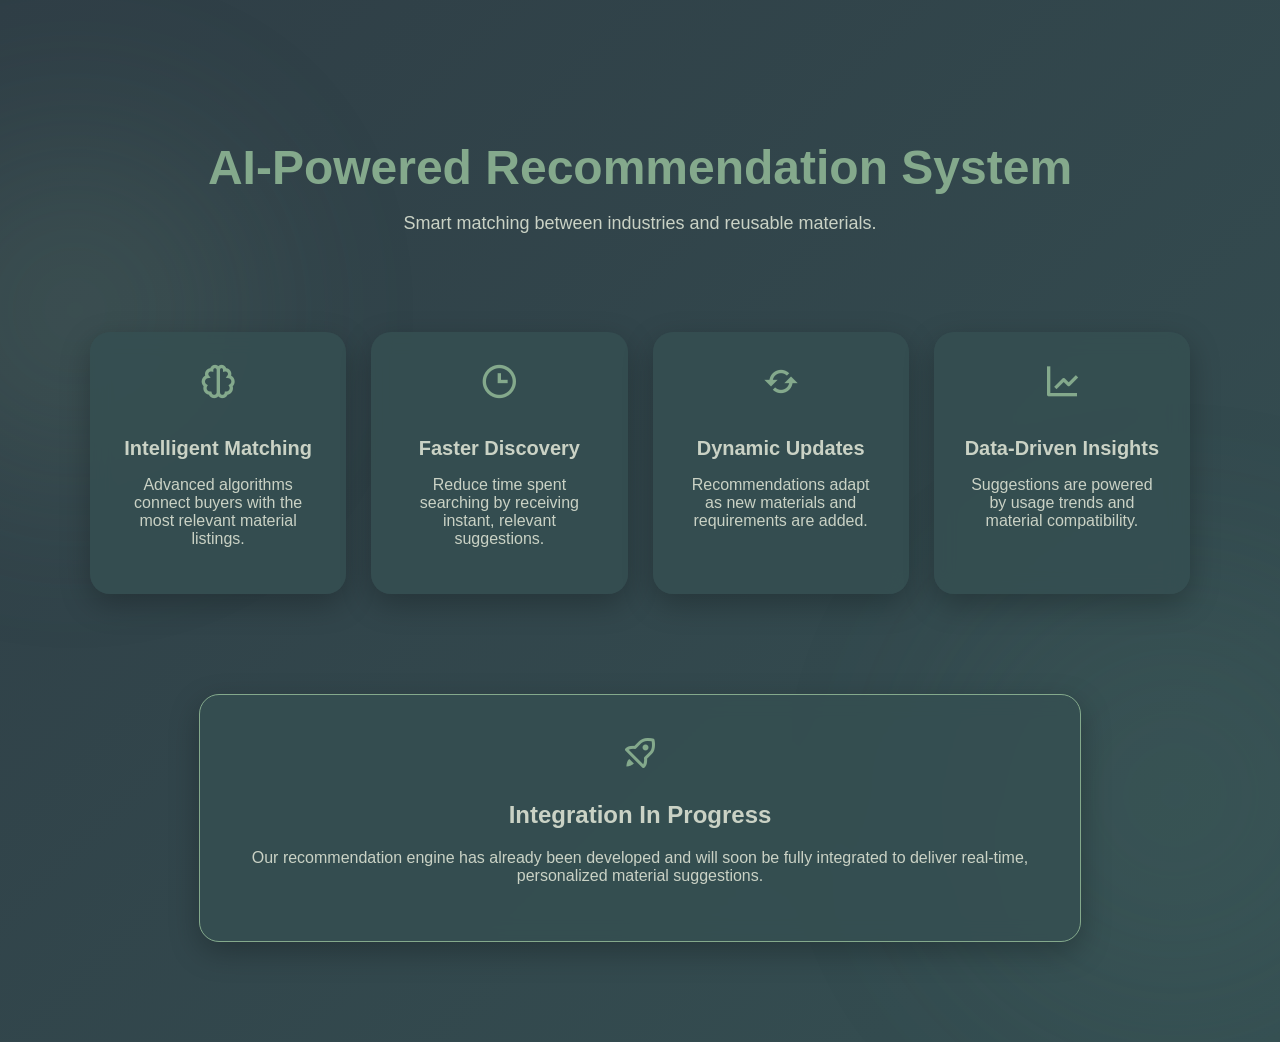
<file: index.html>
<!DOCTYPE html>
<html lang="en">
<head>
    <meta charset="UTF-8">
    <title>Recommendation System | Recyclo</title>
    <meta name="viewport" content="width=device-width, initial-scale=1.0">

    <link href="https://unpkg.com/boxicons@2.1.4/css/boxicons.min.css" rel="stylesheet">
    <link rel="stylesheet" href="stylesheet.css">
</head>
<body>

    <!-- Background Glow -->
    <div class="bg-glow glow1"></div>
    <div class="bg-glow glow2"></div>

    <!-- HERO -->
    <section class="rec-hero">
        <h1>AI-Powered Recommendation System</h1>
        <p>Smart matching between industries and reusable materials.</p>
    </section>

    <!-- FEATURE SHOWCASE -->
    <section class="rec-features">

        <div class="feature-card">
            <i class='bx bx-brain'></i>
            <h3>Intelligent Matching</h3>
            <p>Advanced algorithms connect buyers with the most relevant material listings.</p>
        </div>

        <div class="feature-card">
            <i class='bx bx-time'></i>
            <h3>Faster Discovery</h3>
            <p>Reduce time spent searching by receiving instant, relevant suggestions.</p>
        </div>

        <div class="feature-card">
            <i class='bx bx-refresh'></i>
            <h3>Dynamic Updates</h3>
            <p>Recommendations adapt as new materials and requirements are added.</p>
        </div>

        <div class="feature-card">
            <i class='bx bx-line-chart'></i>
            <h3>Data-Driven Insights</h3>
            <p>Suggestions are powered by usage trends and material compatibility.</p>
        </div>

    </section>

    <!-- INTEGRATION NOTE -->
    <section class="integration-box">
        <i class='bx bx-rocket'></i>
        <h2>Integration In Progress</h2>
        <p>
            Our recommendation engine has already been developed and will soon be fully
            integrated to deliver real-time, personalized material suggestions.
        </p>
    </section>

</body>
</html>
</file>
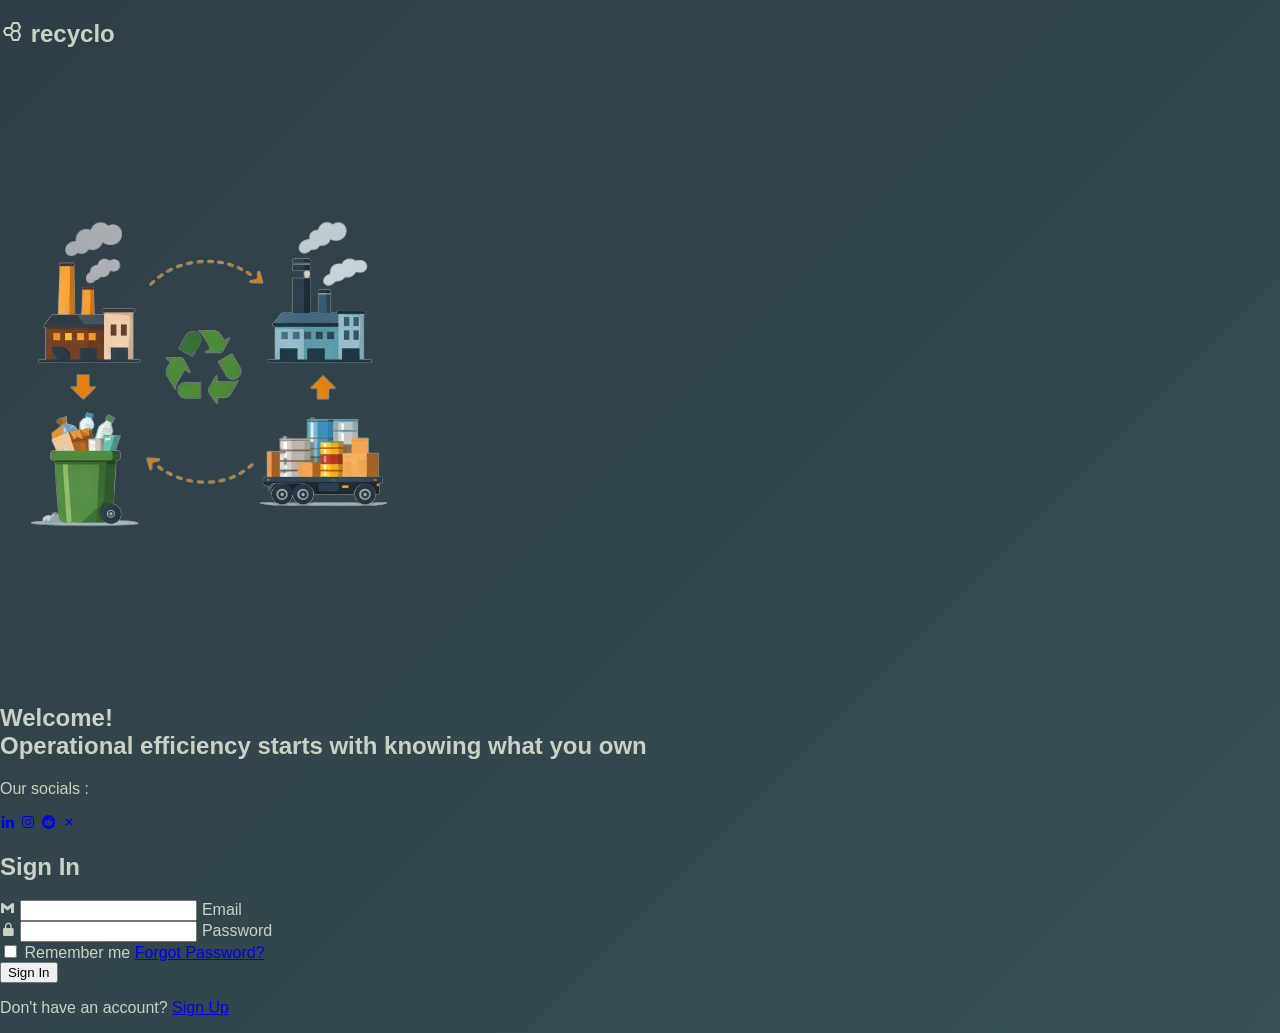
<file: loginpage.html>
<!DOCTYPE html>
<html lang="en">
<head>
    <meta charset="UTF-8">
    <meta name="viewport" content="width=device-width, initial-scale=1.0">
    <title>Recyclo Login</title>

    <!-- Main Stylesheet (ONLY ONCE) -->
    <link rel="stylesheet" href="stylesheet.css">

    <!-- Icons -->
    <link href="https://unpkg.com/boxicons@2.1.4/css/boxicons.min.css" rel="stylesheet">

    <!-- Google Font -->
    <link rel="preconnect" href="https://fonts.googleapis.com">
    <link rel="preconnect" href="https://fonts.gstatic.com" crossorigin>
    <link href="https://fonts.googleapis.com/css2?family=Poppins:wght@100;200;300;400;500;600;700;800;900&display=swap" rel="stylesheet">
</head>

<body>
    <div class="container">

        <!-- LEFT SIDE CONTENT -->
        <div class="content">
            <h2 class="logo"><i class='bx bx-hive'></i> recyclo</h2>

            <!-- Image -->
            <img src="new-removebg-preview.png" alt="Recycling process illustration" class="hero-img">

            <div class="text-sci">
                <h2>
                    Welcome! <br>
                    <span>Operational efficiency starts with knowing what you own</span>
                </h2>

                <p>Our socials :</p>

                <div class="social-icons">
                    <a href="#"><i class='bx bxl-linkedin'></i></a>
                    <a href="#"><i class='bx bxl-instagram'></i></a>
                    <a href="#"><i class='bx bxl-reddit'></i></a>
                    <a href="#"><i class='bx bx-x'></i></a>
                </div>
            </div>
        </div>

        <!-- RIGHT SIDE LOGIN BOX -->
        <div class="logreg-box">
            <div class="form-box_login">
                <form action="#">
                    <h2>Sign In</h2>

                    <div class="input-box">
                        <span class="icon"><i class='bx bxl-gmail'></i></span>
                        <input type="email" required>
                        <label>Email</label>
                    </div>

                    <div class="input-box">
                        <span class="icon"><i class='bx bxs-lock-alt'></i></span>
                        <input type="password" required>
                        <label>Password</label>
                    </div>

                    <div class="remember-forgot">
                        <label><input type="checkbox"> Remember me</label>
                        <a href="#">Forgot Password?</a>
                    </div>

                    <button type="submit" class="btn">Sign In</button>

                    <div class="login-register">
                        <p>Don't have an account? <a href="#" class="register-link">Sign Up</a></p>
                    </div>
                </form>
            </div>
        </div>

    </div>
</body>
</html>
</file>
<file: stylesheet.css>
body {
    margin: 0;
    font-family: 'Segoe UI', sans-serif;
    background: linear-gradient(135deg, #2F3E46, #354F52);
    color: #CAD2C5;
    overflow-x: hidden;
}

/* GLOW BACKGROUND */
.bg-glow {
    position: fixed;
    border-radius: 50%;
    filter: blur(100px);
    opacity: 0.15;
    z-index: 0;
    animation: float 14s infinite ease-in-out alternate;
}

.glow1 {
    width: 350px;
    height: 350px;
    background: #84A98C;
    top: 15%;
    left: -100px;
}

.glow2 {
    width: 450px;
    height: 450px;
    background: #52796F;
    bottom: -120px;
    right: -120px;
    animation-delay: 4s;
}

@keyframes float {
    from { transform: translateY(0px); }
    to { transform: translateY(40px); }
}

/* HERO */
.rec-hero {
    text-align: center;
    padding: 100px 20px 60px;
    position: relative;
    z-index: 1;
}

.rec-hero h1 {
    font-size: 48px;
    color: #84A98C;
    margin-bottom: 10px;
}

.rec-hero p {
    font-size: 18px;
}

/* FEATURES GRID */
.rec-features {
    max-width: 1100px;
    margin: auto;
    padding: 20px;
    display: grid;
    grid-template-columns: repeat(4, 1fr);
    gap: 25px;
    position: relative;
    z-index: 1;
}

.feature-card {
    background: rgba(53, 79, 82, 0.85);
    padding: 30px;
    border-radius: 20px;
    text-align: center;
    backdrop-filter: blur(10px);
    box-shadow: 0 10px 30px rgba(0,0,0,0.25);
    transition: transform 0.3s ease, box-shadow 0.3s ease;
}

.feature-card:hover {
    transform: translateY(-8px);
    box-shadow: 0 15px 40px rgba(0,0,0,0.35);
}

.feature-card i {
    font-size: 40px;
    color: #84A98C;
    margin-bottom: 15px;
}

.feature-card h3 {
    margin-bottom: 10px;
    font-size: 20px;
}

/* INTEGRATION BOX */
.integration-box {
    margin: 80px auto 100px;
    max-width: 800px;
    text-align: center;
    padding: 40px;
    border-radius: 20px;
    background: rgba(53, 79, 82, 0.85);
    border: 1px solid #84A98C;
    backdrop-filter: blur(10px);
    box-shadow: 0 10px 30px rgba(0,0,0,0.25);
    position: relative;
    z-index: 1;
}

.integration-box i {
    font-size: 36px;
    color: #84A98C;
    margin-bottom: 10px;
}

/* RESPONSIVE */
@media (max-width: 1000px) {
    .rec-features {
        grid-template-columns: repeat(2, 1fr);
    }
}

@media (max-width: 600px) {
    .rec-features {
        grid-template-columns: 1fr;
    }

    .rec-hero h1 {
        font-size: 34px;
    }
}
</file>
